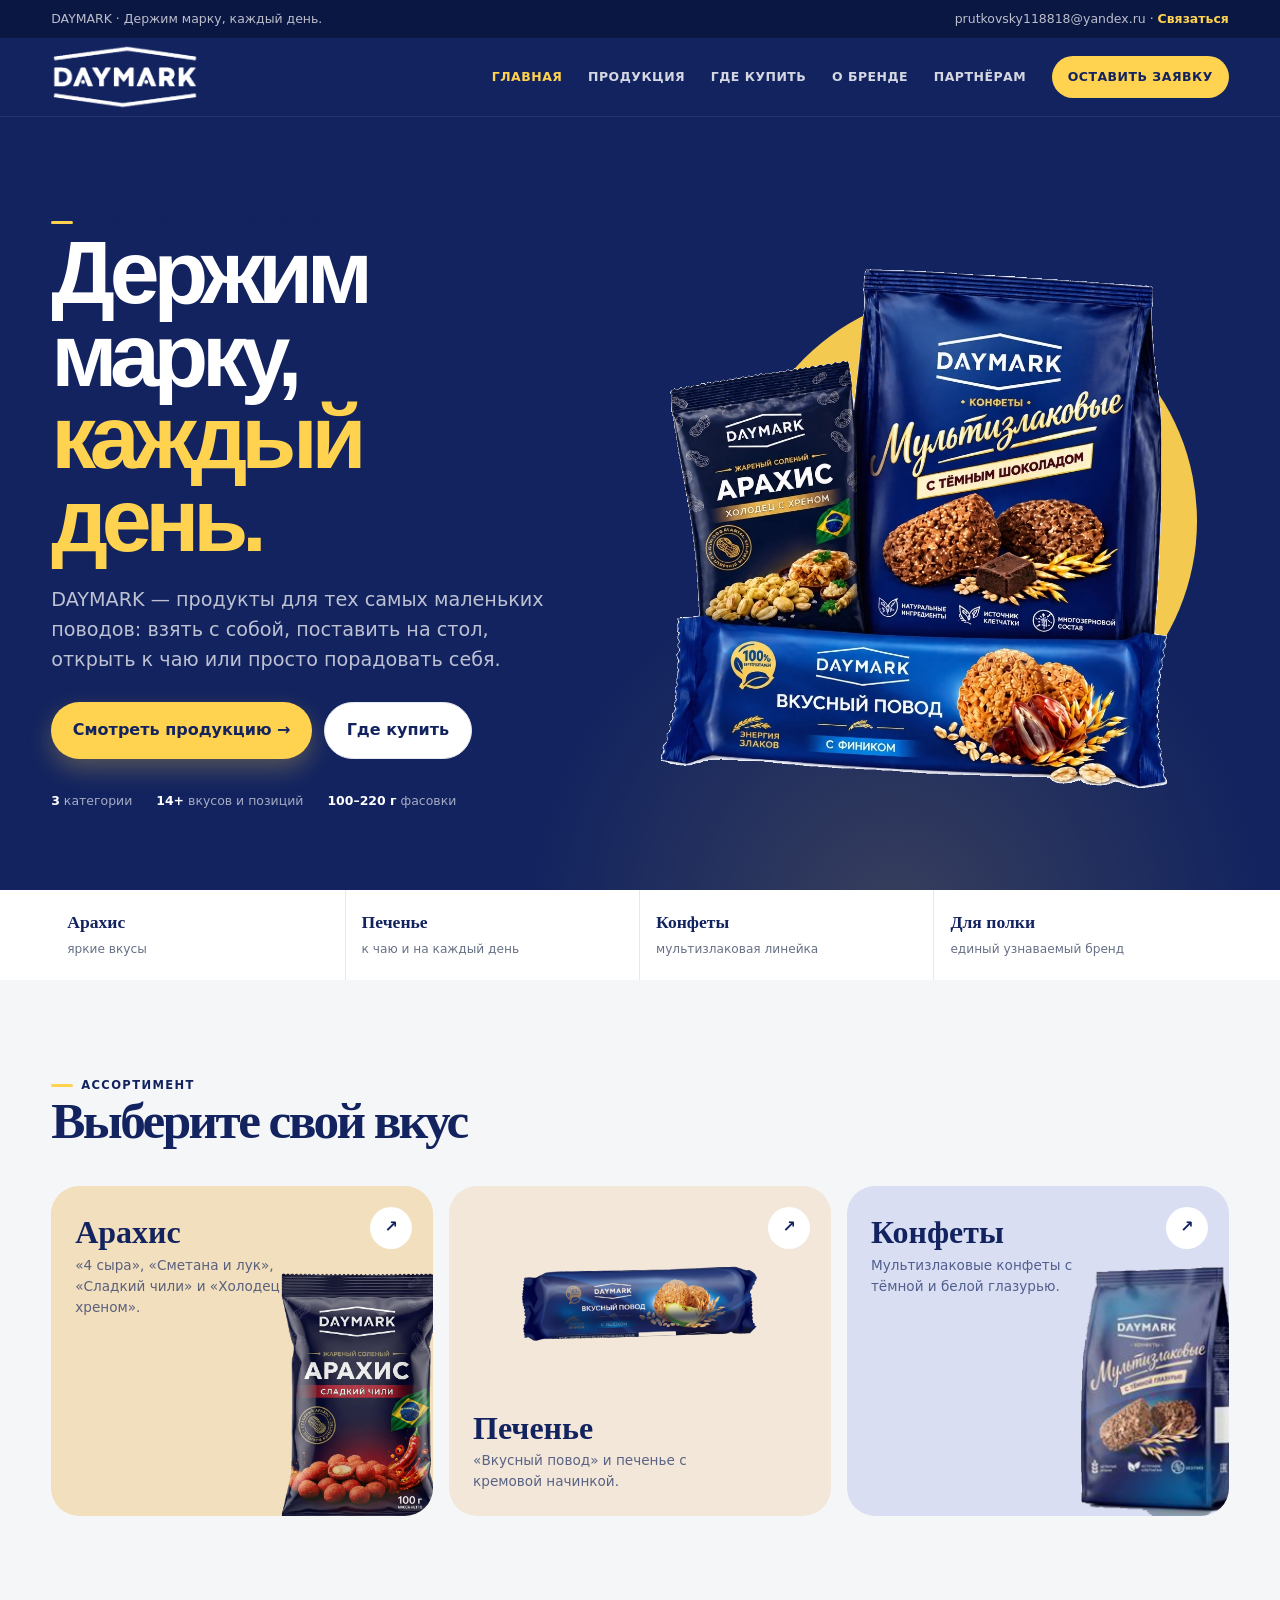
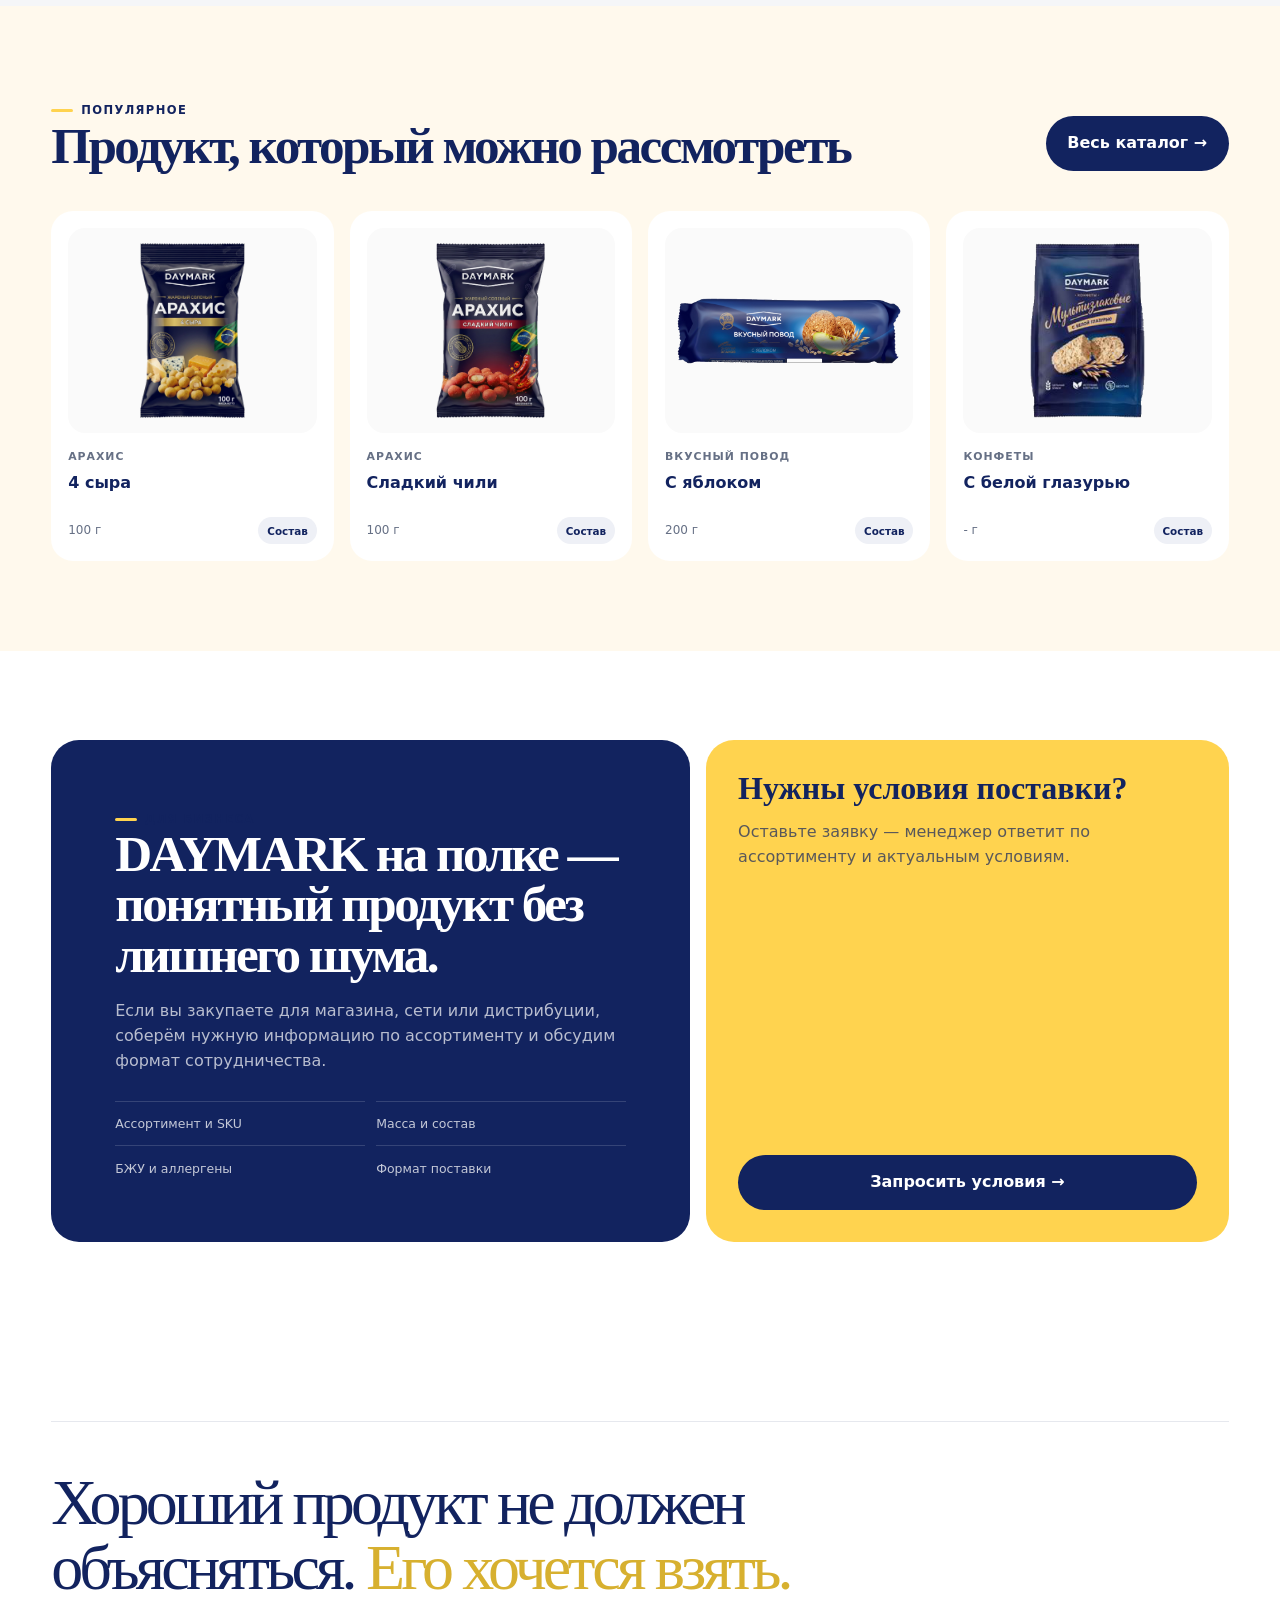
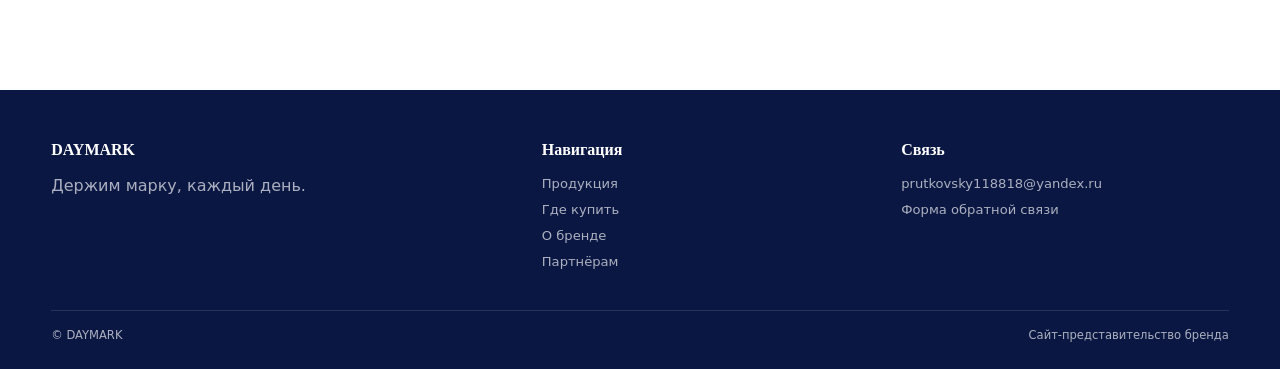
<file: index.html>
<!doctype html><html lang="ru"><head><meta charset="utf-8"><meta name="viewport" content="width=device-width,initial-scale=1"><title>DAYMARK — арахис, печенье и конфеты</title><meta name="description" content="DAYMARK — арахис, печенье и конфеты. Держим марку, каждый день."><link rel="stylesheet" href="styles.css"></head><body>
<div class="topbar"><div class="container topbar-inner"><span>DAYMARK · Держим марку, каждый день.</span><span><a href="mailto:prutkovsky118818@yandex.ru">prutkovsky118818@yandex.ru</a> · <a class="topbar-cta" href="contacts.html">Связаться</a></span></div></div>
<header class="header"><div class="container header-inner"><a class="logo" href="index.html"><img src="logo_header_white.png" alt="DAYMARK"></a><button class="burger" id="burger" aria-label="Открыть меню">☰</button><nav class="nav" id="nav"><a class="active" href="index.html">Главная</a><a href="products.html">Продукция</a><a href="where.html">Где купить</a><a href="about.html">О бренде</a><a href="partner.html">Партнёрам</a><a class="nav-cta" href="contacts.html">Оставить заявку</a></nav></div></header>
<main>
<section class="hero"><div class="container hero-grid"><div class="hero-copy"><span class="eyebrow">Арахис · печенье · конфеты</span><h1>Держим марку,<br><span>каждый день.</span></h1><p class="hero-lead">DAYMARK — продукты для тех самых маленьких поводов: взять с собой, поставить на стол, открыть к чаю или просто порадовать себя.</p><div class="hero-actions"><a class="btn btn-primary" href="products.html">Смотреть продукцию →</a><a class="btn btn-light" href="where.html">Где купить</a></div><div class="hero-note"><span><strong>3</strong> категории</span><span><strong>14+</strong> вкусов и позиций</span><span><strong>100–220 г</strong> фасовки</span></div></div><div class="hero-visual">
<div class="orb"></div>
<img class="hero-products-photo" src="daymark_products_photo.png" alt="Продукты DAYMARK: арахис, конфеты и печенье">
</div></div><div class="hero-strip"><div class="container hero-strip-inner"><div class="hero-stat"><strong>Арахис</strong><span>яркие вкусы</span></div><div class="hero-stat"><strong>Печенье</strong><span>к чаю и на каждый день</span></div><div class="hero-stat"><strong>Конфеты</strong><span>мультизлаковая линейка</span></div><div class="hero-stat"><strong>Для полки</strong><span>единый узнаваемый бренд</span></div></div></div></section>
<section><div class="container"><div class="section-head"><div><span class="eyebrow">Ассортимент</span><h2>Выберите свой вкус</h2></div></div><div class="category-grid"><a class="category-card peanut" href="products.html#peanuts"><div><h3>Арахис</h3><p>«4 сыра», «Сметана и лук», «Сладкий чили» и «Холодец с хреном».</p></div><img src="peanut_chili_real.png" alt="Арахис DAYMARK, сладкий чили"><span class="arrow">↗</span></a><a class="category-card cookie" href="products.html#cookies"><div><h3>Печенье</h3><p>«Вкусный повод» и печенье с кремовой начинкой.</p></div><img src="cookie_apple.png" alt="Печенье DAYMARK, с яблоком"><span class="arrow">↗</span></a><a class="category-card candy" href="products.html#candies"><div><h3>Конфеты</h3><p>Мультизлаковые конфеты с тёмной и белой глазурью.</p></div><img src="candy_dark.png" alt="Конфеты DAYMARK"><span class="arrow">↗</span></a></div></div></section>
<section class="product-preview"><div class="container"><div class="section-head"><div><span class="eyebrow">Популярное</span><h2>Продукт, который можно рассмотреть</h2></div><a class="btn btn-dark" href="products.html">Весь каталог →</a></div><div class="product-grid"><a class="product-card" href="products.html"><div class="product-image"><img src="peanut_4cheese_real.png" alt="Арахис 4 сыра"></div><span class="small">Арахис</span><h3>4 сыра</h3><div class="meta"><span>100 г</span><span class="badge">Состав</span></div></a><a class="product-card" href="products.html"><div class="product-image"><img src="peanut_chili_real.png" alt="Арахис сладкий чили"></div><span class="small">Арахис</span><h3>Сладкий чили</h3><div class="meta"><span>100 г</span><span class="badge">Состав</span></div></a><a class="product-card cookie" href="products.html"><div class="product-image"><img src="cookie_apple.png" alt="Печенье с яблоком"></div><span class="small">Вкусный повод</span><h3>С яблоком</h3><div class="meta"><span>200 г</span><span class="badge">Состав</span></div></a><a class="product-card" href="products.html"><div class="product-image"><img src="candy_white.png" alt="Мультизлаковые конфеты"></div><span class="small">Конфеты</span><h3>С белой глазурью</h3><div class="meta"><span>- г</span><span class="badge">Состав</span></div></a></div></div></section>

<section class="b2b"><div class="container b2b-grid"><div class="b2b-main"><span class="eyebrow">Для бизнеса</span><h2>DAYMARK на полке — понятный продукт без лишнего шума.</h2><p>Если вы закупаете для магазина, сети или дистрибуции, соберём нужную информацию по ассортименту и обсудим формат сотрудничества.</p><div class="b2b-list"><div>Ассортимент и SKU</div><div>Масса и состав</div><div>БЖУ и аллергены</div><div>Формат поставки</div></div></div><div class="b2b-side"><div><h3>Нужны условия поставки?</h3><p>Оставьте заявку — менеджер ответит по ассортименту и актуальным условиям.</p></div><a class="btn btn-dark" href="contacts.html">Запросить условия →</a></div></div></section>
<section class="quote"><div class="container quote-inner"><p>Хороший продукт не должен объясняться. <span>Его хочется взять.</span></p></div></section>
</main><footer class="footer"><div class="container footer-grid"><div><h4>DAYMARK</h4><p>Держим марку, каждый день.</p></div><div><h4>Навигация</h4><a href="products.html">Продукция</a><a href="where.html">Где купить</a><a href="about.html">О бренде</a><a href="partner.html">Партнёрам</a></div><div><h4>Связь</h4><a href="mailto:prutkovsky118818@yandex.ru">prutkovsky118818@yandex.ru</a><a href="contacts.html">Форма обратной связи</a></div></div><div class="container footer-copy"><span>© DAYMARK</span><span>Сайт-представительство бренда</span></div></footer><div class="mobile-bar"><a href="products.html">Продукция</a><a href="where.html">Где купить</a></div><script src="app.js"></script></body></html>
</file>
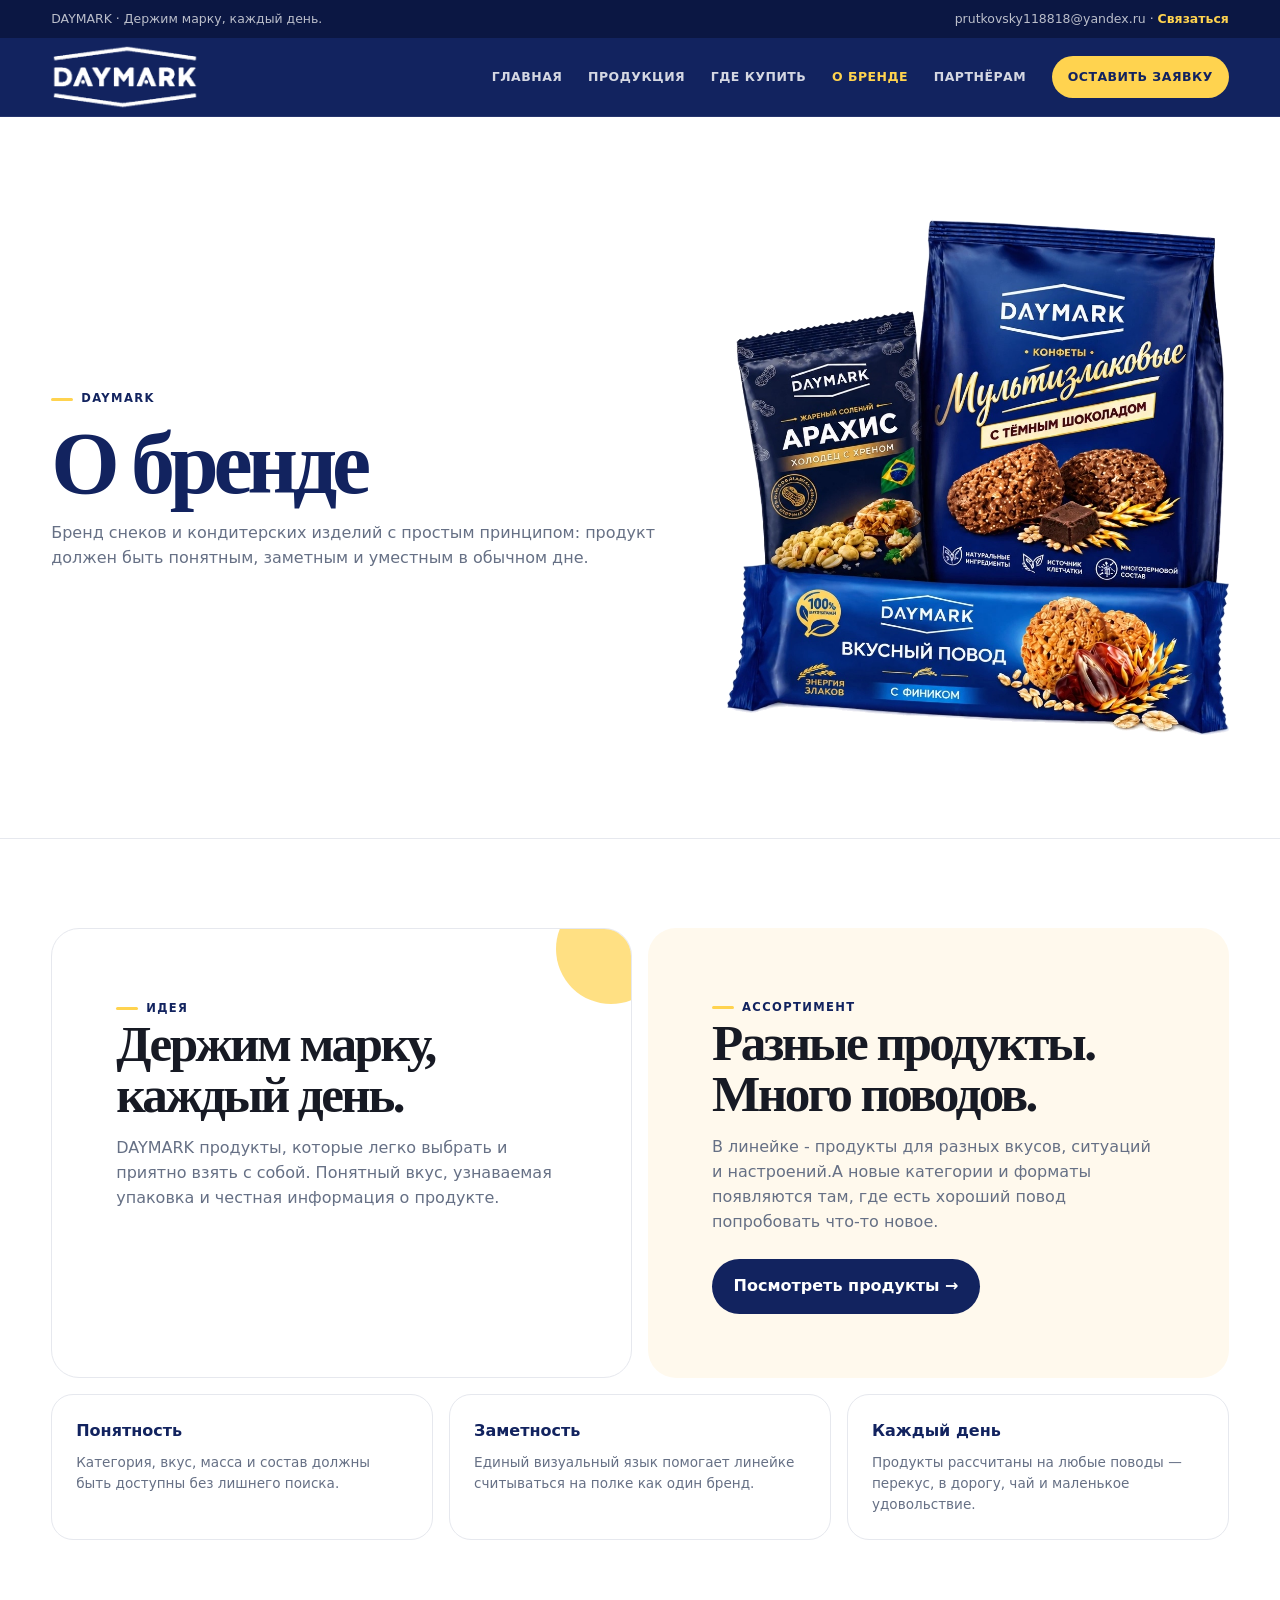
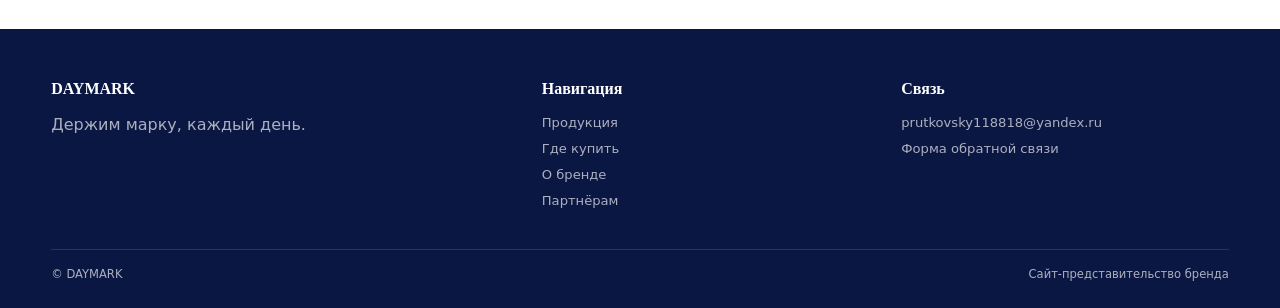
<file: about.html>
<!doctype html><html lang="ru"><head><meta charset="utf-8"><meta name="viewport" content="width=device-width,initial-scale=1"><title>О бренде — DAYMARK</title><meta name="description" content="О бренде DAYMARK: арахис, печенье и конфеты. Держим марку, каждый день."><link rel="stylesheet" href="styles.css"></head><body><div class="topbar"><div class="container topbar-inner"><span>DAYMARK · Держим марку, каждый день.</span><span><a href="mailto:prutkovsky118818@yandex.ru">prutkovsky118818@yandex.ru</a> · <a class="topbar-cta" href="contacts.html">Связаться</a></span></div></div><header class="header"><div class="container header-inner"><a class="logo" href="index.html"><img src="logo_header_white.png" alt="DAYMARK"></a><button class="burger" id="burger" aria-label="Открыть меню">☰</button><nav class="nav" id="nav"><a href="index.html">Главная</a><a href="products.html">Продукция</a><a href="where.html">Где купить</a><a class="active" href="about.html">О бренде</a><a href="partner.html">Партнёрам</a><a class="nav-cta" href="contacts.html">Оставить заявку</a></nav></div></header><main><div class="page-hero about-page-hero"><div class="container about-hero-grid">
<div><span class="eyebrow">DAYMARK</span><h1>О бренде</h1><p>Бренд снеков и кондитерских изделий с простым принципом: продукт должен быть понятным, заметным и уместным в обычном дне.</p></div>
<div class="about-hero-products"><img src="daymark_products_photo.png" alt="Продукты DAYMARK: арахис, конфеты и печенье"></div>
</div></div><section class="about-section"><div class="container"><div class="about-grid"><div class="about-card about-card-accent"><span class="eyebrow">Идея</span><h2>Держим марку, каждый день.</h2><p>DAYMARK продукты, которые легко выбрать и приятно взять с собой. Понятный вкус, узнаваемая упаковка и честная информация о продукте.</p></div><div class="about-card"><span class="eyebrow">Ассортимент</span><h2>Разные продукты. Много поводов.</h2><p>В линейке - продукты для разных вкусов, ситуаций и настроений.А новые категории и форматы появляются там, где есть хороший повод попробовать что-то новое.</p><div style="margin-top:1.5rem"><a class="btn btn-dark" href="products.html">Посмотреть продукты →</a></div></div></div><div class="values"><div class="value"><strong>Понятность</strong><p>Категория, вкус, масса и состав должны быть доступны без лишнего поиска.</p></div><div class="value"><strong>Заметность</strong><p>Единый визуальный язык помогает линейке считываться на полке как один бренд.</p></div><div class="value"><strong>Каждый день</strong><p>Продукты рассчитаны на любые поводы — перекус, в дорогу, чай и маленькое удовольствие.</p></div></div></div></section></main><footer class="footer"><div class="container footer-grid"><div><h4>DAYMARK</h4><p>Держим марку, каждый день.</p></div><div><h4>Навигация</h4><a href="products.html">Продукция</a><a href="where.html">Где купить</a><a href="about.html">О бренде</a><a href="partner.html">Партнёрам</a></div><div><h4>Связь</h4><a href="mailto:prutkovsky118818@yandex.ru">prutkovsky118818@yandex.ru</a><a href="contacts.html">Форма обратной связи</a></div></div><div class="container footer-copy"><span>© DAYMARK</span><span>Сайт-представительство бренда</span></div></footer><div class="mobile-bar"><a href="products.html">Продукция</a><a href="where.html">Где купить</a></div><script src="app.js"></script></body></html>
</file>
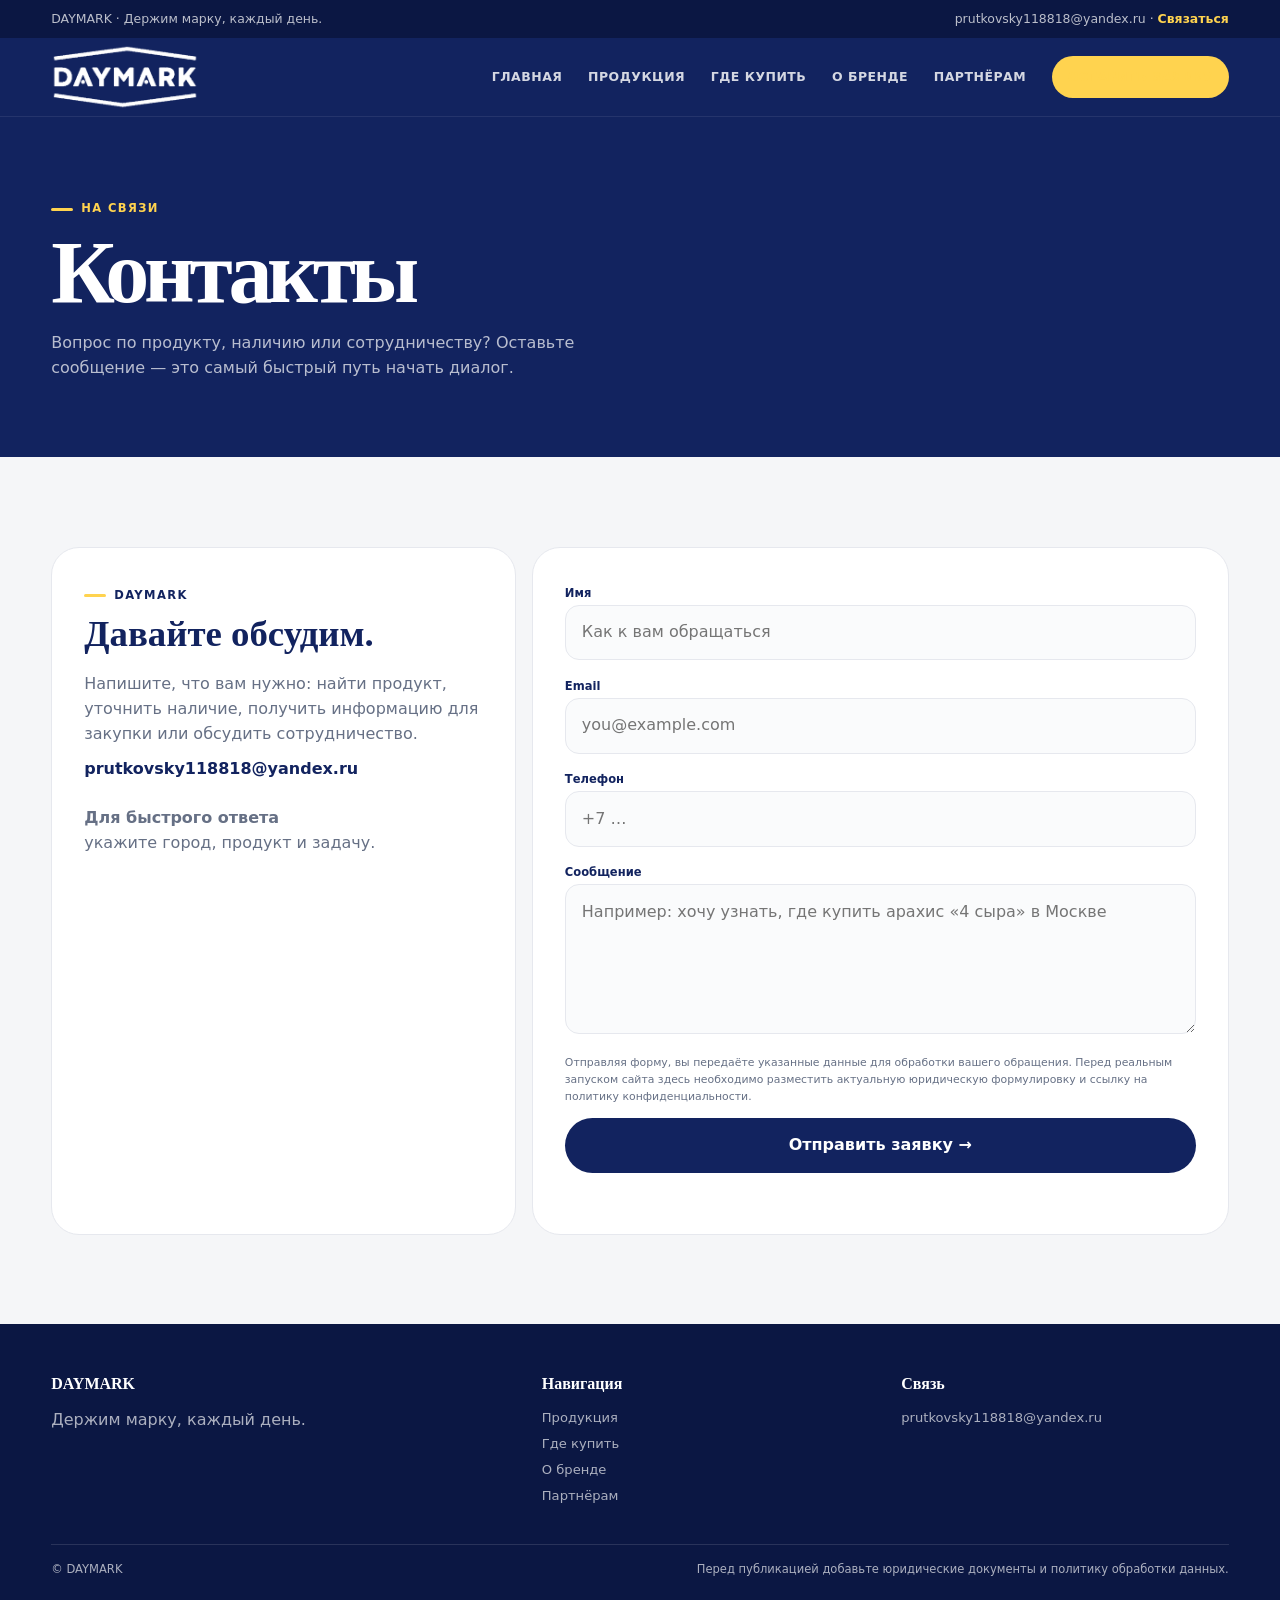
<file: contacts.html>
<!doctype html><html lang="ru"><head><meta charset="utf-8"><meta name="viewport" content="width=device-width,initial-scale=1"><title>Контакты — DAYMARK</title><meta name="description" content="Связаться с DAYMARK: вопросы по продукции, наличию и сотрудничеству."><link rel="stylesheet" href="styles.css"></head><body><div class="topbar"><div class="container topbar-inner"><span>DAYMARK · Держим марку, каждый день.</span><span><a href="mailto:prutkovsky118818@yandex.ru">prutkovsky118818@yandex.ru</a> · <a class="topbar-cta" href="contacts.html">Связаться</a></span></div></div><header class="header"><div class="container header-inner"><a class="logo" href="index.html"><img src="logo_header_white.png" alt="DAYMARK"></a><button class="burger" id="burger" aria-label="Открыть меню">☰</button><nav class="nav" id="nav"><a href="index.html">Главная</a><a href="products.html">Продукция</a><a href="where.html">Где купить</a><a href="about.html">О бренде</a><a href="partner.html">Партнёрам</a><a class="nav-cta active" href="contacts.html">Оставить заявку</a></nav></div></header><main><div class="page-hero"><div class="container"><span class="eyebrow">На связи</span><h1>Контакты</h1><p>Вопрос по продукту, наличию или сотрудничеству? Оставьте сообщение — это самый быстрый путь начать диалог.</p></div></div><section class="contacts-section"><div class="container"><div class="contact-wrap"><div class="contact-info"><span class="eyebrow">DAYMARK</span><h2>Давайте обсудим.</h2><p>Напишите, что вам нужно: найти продукт, уточнить наличие, получить информацию для закупки или обсудить сотрудничество.</p><p><a class="contact-link" href="mailto:prutkovsky118818@yandex.ru">prutkovsky118818@yandex.ru</a></p><p style="margin-top:1.5rem"><strong>Для быстрого ответа</strong><br><span class="muted">укажите город, продукт и задачу.</span></p></div><form class="contact-form" id="contactForm"><div><label for="name">Имя</label><input id="name" type="text" name="name" placeholder="Как к вам обращаться" required autocomplete="name"></div><div><label for="email">Email</label><input id="email" type="email" name="email" placeholder="you@example.com" required autocomplete="email"></div><div><label for="phone">Телефон</label><input id="phone" type="tel" name="phone" placeholder="+7 …" autocomplete="tel"></div><div><label for="message">Сообщение</label><textarea id="message" name="message" placeholder="Например: хочу узнать, где купить арахис «4 сыра» в Москве" required></textarea></div><p class="consent">Отправляя форму, вы передаёте указанные данные для обработки вашего обращения. Перед реальным запуском сайта здесь необходимо разместить актуальную юридическую формулировку и ссылку на политику конфиденциальности.</p><button class="btn btn-dark" type="submit" id="contactSubmit">Отправить заявку →</button><p class="form-status" id="formStatus" role="status"></p></form></div></div></section></main><footer class="footer"><div class="container footer-grid"><div><h4>DAYMARK</h4><p>Держим марку, каждый день.</p></div><div><h4>Навигация</h4><a href="products.html">Продукция</a><a href="where.html">Где купить</a><a href="about.html">О бренде</a><a href="partner.html">Партнёрам</a></div><div><h4>Связь</h4><a href="mailto:prutkovsky118818@yandex.ru">prutkovsky118818@yandex.ru</a></div></div><div class="container footer-copy"><span>© DAYMARK</span><span>Перед публикацией добавьте юридические документы и политику обработки данных.</span></div></footer><div class="mobile-bar"><a href="products.html">Продукция</a><a href="where.html">Где купить</a></div><script src="app.js"></script></body></html>
</file>
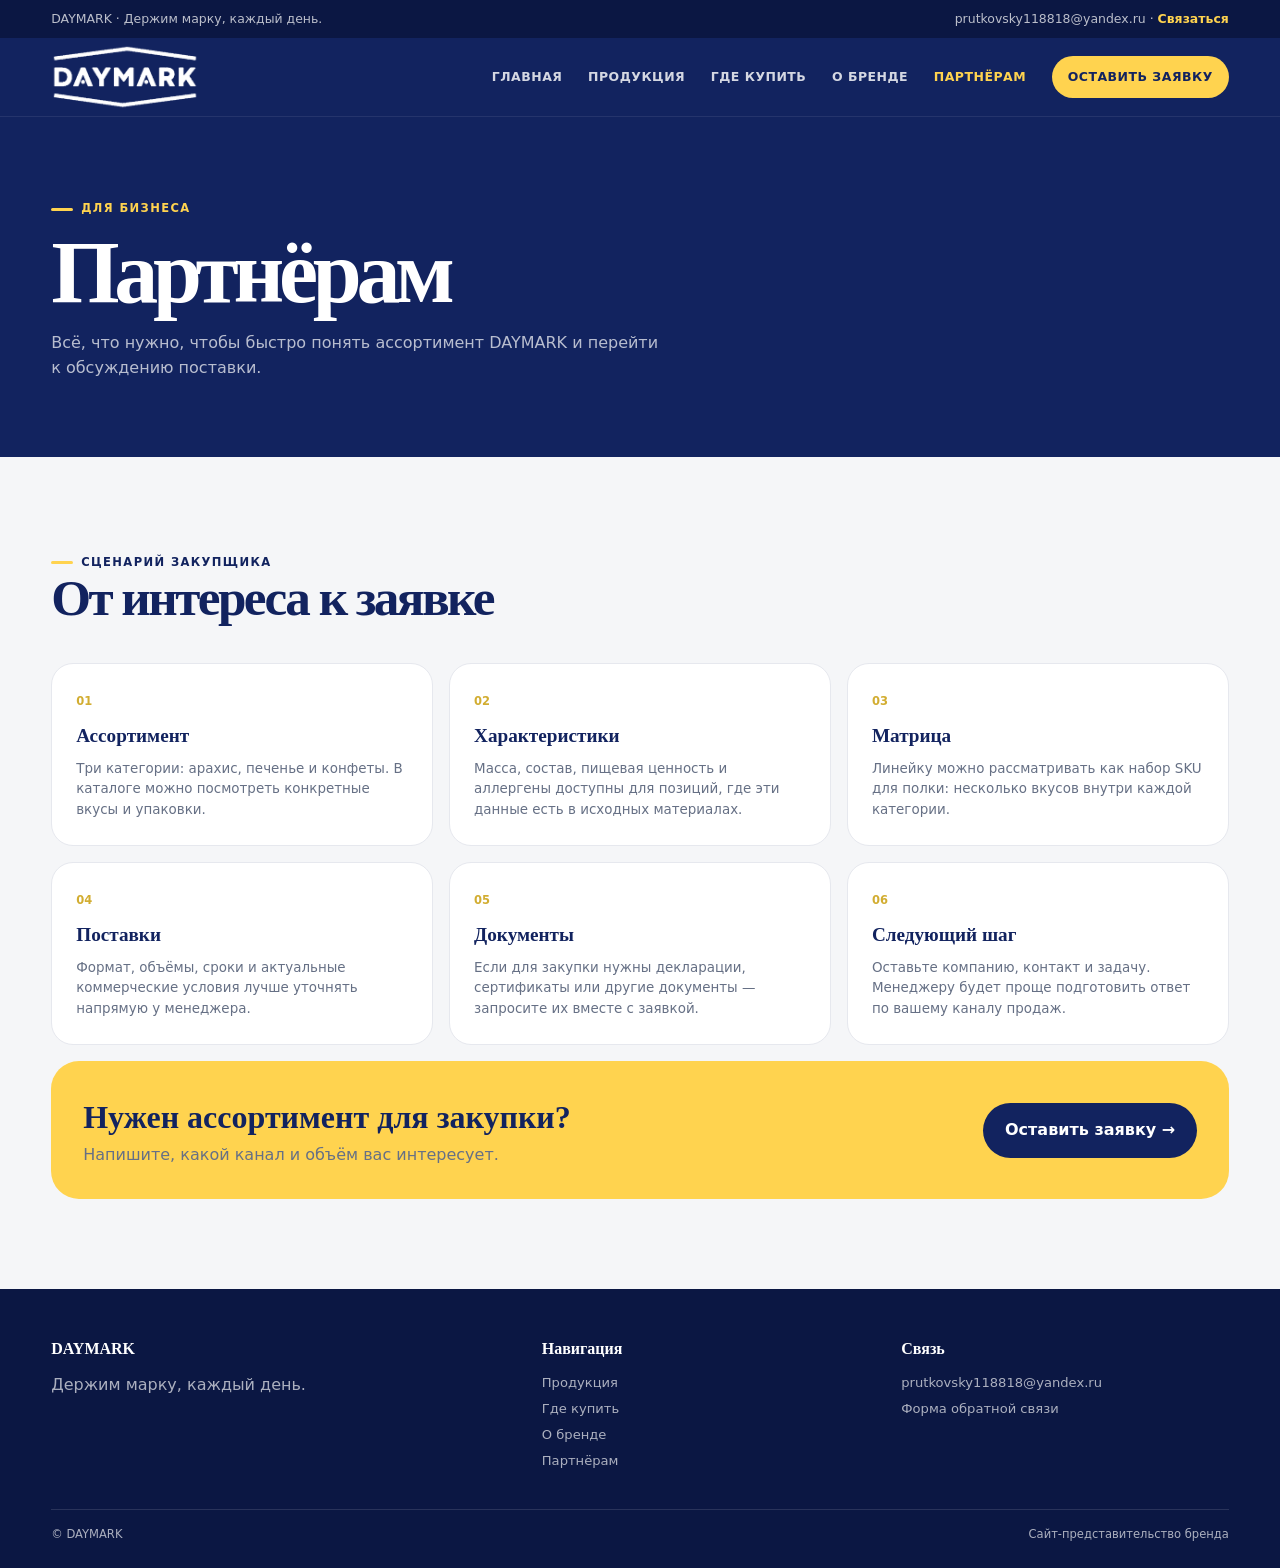
<file: partner.html>
<!doctype html><html lang="ru"><head><meta charset="utf-8"><meta name="viewport" content="width=device-width,initial-scale=1"><title>Партнёрам — DAYMARK</title><meta name="description" content="DAYMARK для ритейла и дистрибьюторов: ассортимент, характеристики продукции и заявка на сотрудничество."><link rel="stylesheet" href="styles.css"></head><body><div class="topbar"><div class="container topbar-inner"><span>DAYMARK · Держим марку, каждый день.</span><span><a href="mailto:prutkovsky118818@yandex.ru">prutkovsky118818@yandex.ru</a> · <a class="topbar-cta" href="contacts.html">Связаться</a></span></div></div><header class="header"><div class="container header-inner"><a class="logo" href="index.html"><img src="logo_header_white.png" alt="DAYMARK"></a><button class="burger" id="burger" aria-label="Открыть меню">☰</button><nav class="nav" id="nav"><a href="index.html">Главная</a><a href="products.html">Продукция</a><a href="where.html">Где купить</a><a href="about.html">О бренде</a><a class="active" href="partner.html">Партнёрам</a><a class="nav-cta" href="contacts.html">Оставить заявку</a></nav></div></header><main><div class="page-hero"><div class="container"><span class="eyebrow">Для бизнеса</span><h1>Партнёрам</h1><p>Всё, что нужно, чтобы быстро понять ассортимент DAYMARK и перейти к обсуждению поставки.</p></div></div><section class="partner-section"><div class="container"><div class="section-head"><div><span class="eyebrow">Сценарий закупщика</span><h2>От интереса к заявке</h2></div><p></p></div><div class="partner-grid"><div class="partner-item"><span class="num">01</span><h3>Ассортимент</h3><p>Три категории: арахис, печенье и конфеты. В каталоге можно посмотреть конкретные вкусы и упаковки.</p></div><div class="partner-item"><span class="num">02</span><h3>Характеристики</h3><p>Масса, состав, пищевая ценность и аллергены доступны для позиций, где эти данные есть в исходных материалах.</p></div><div class="partner-item"><span class="num">03</span><h3>Матрица</h3><p>Линейку можно рассматривать как набор SKU для полки: несколько вкусов внутри каждой категории.</p></div><div class="partner-item"><span class="num">04</span><h3>Поставки</h3><p>Формат, объёмы, сроки и актуальные коммерческие условия лучше уточнять напрямую у менеджера.</p></div><div class="partner-item"><span class="num">05</span><h3>Документы</h3><p>Если для закупки нужны декларации, сертификаты или другие документы — запросите их вместе с заявкой.</p></div><div class="partner-item"><span class="num">06</span><h3>Следующий шаг</h3><p>Оставьте компанию, контакт и задачу. Менеджеру будет проще подготовить ответ по вашему каналу продаж.</p></div></div><div class="partner-cta"><div><h2>Нужен ассортимент для закупки?</h2><p class="muted">Напишите, какой канал и объём вас интересует.</p></div><a class="btn btn-dark" href="contacts.html">Оставить заявку →</a></div></div></section></main><footer class="footer"><div class="container footer-grid"><div><h4>DAYMARK</h4><p>Держим марку, каждый день.</p></div><div><h4>Навигация</h4><a href="products.html">Продукция</a><a href="where.html">Где купить</a><a href="about.html">О бренде</a><a href="partner.html">Партнёрам</a></div><div><h4>Связь</h4><a href="mailto:prutkovsky118818@yandex.ru">prutkovsky118818@yandex.ru</a><a href="contacts.html">Форма обратной связи</a></div></div><div class="container footer-copy"><span>© DAYMARK</span><span>Сайт-представительство бренда</span></div></footer><div class="mobile-bar"><a href="products.html">Продукция</a><a href="contacts.html">Заявка</a></div><script src="app.js"></script></body></html>
</file>
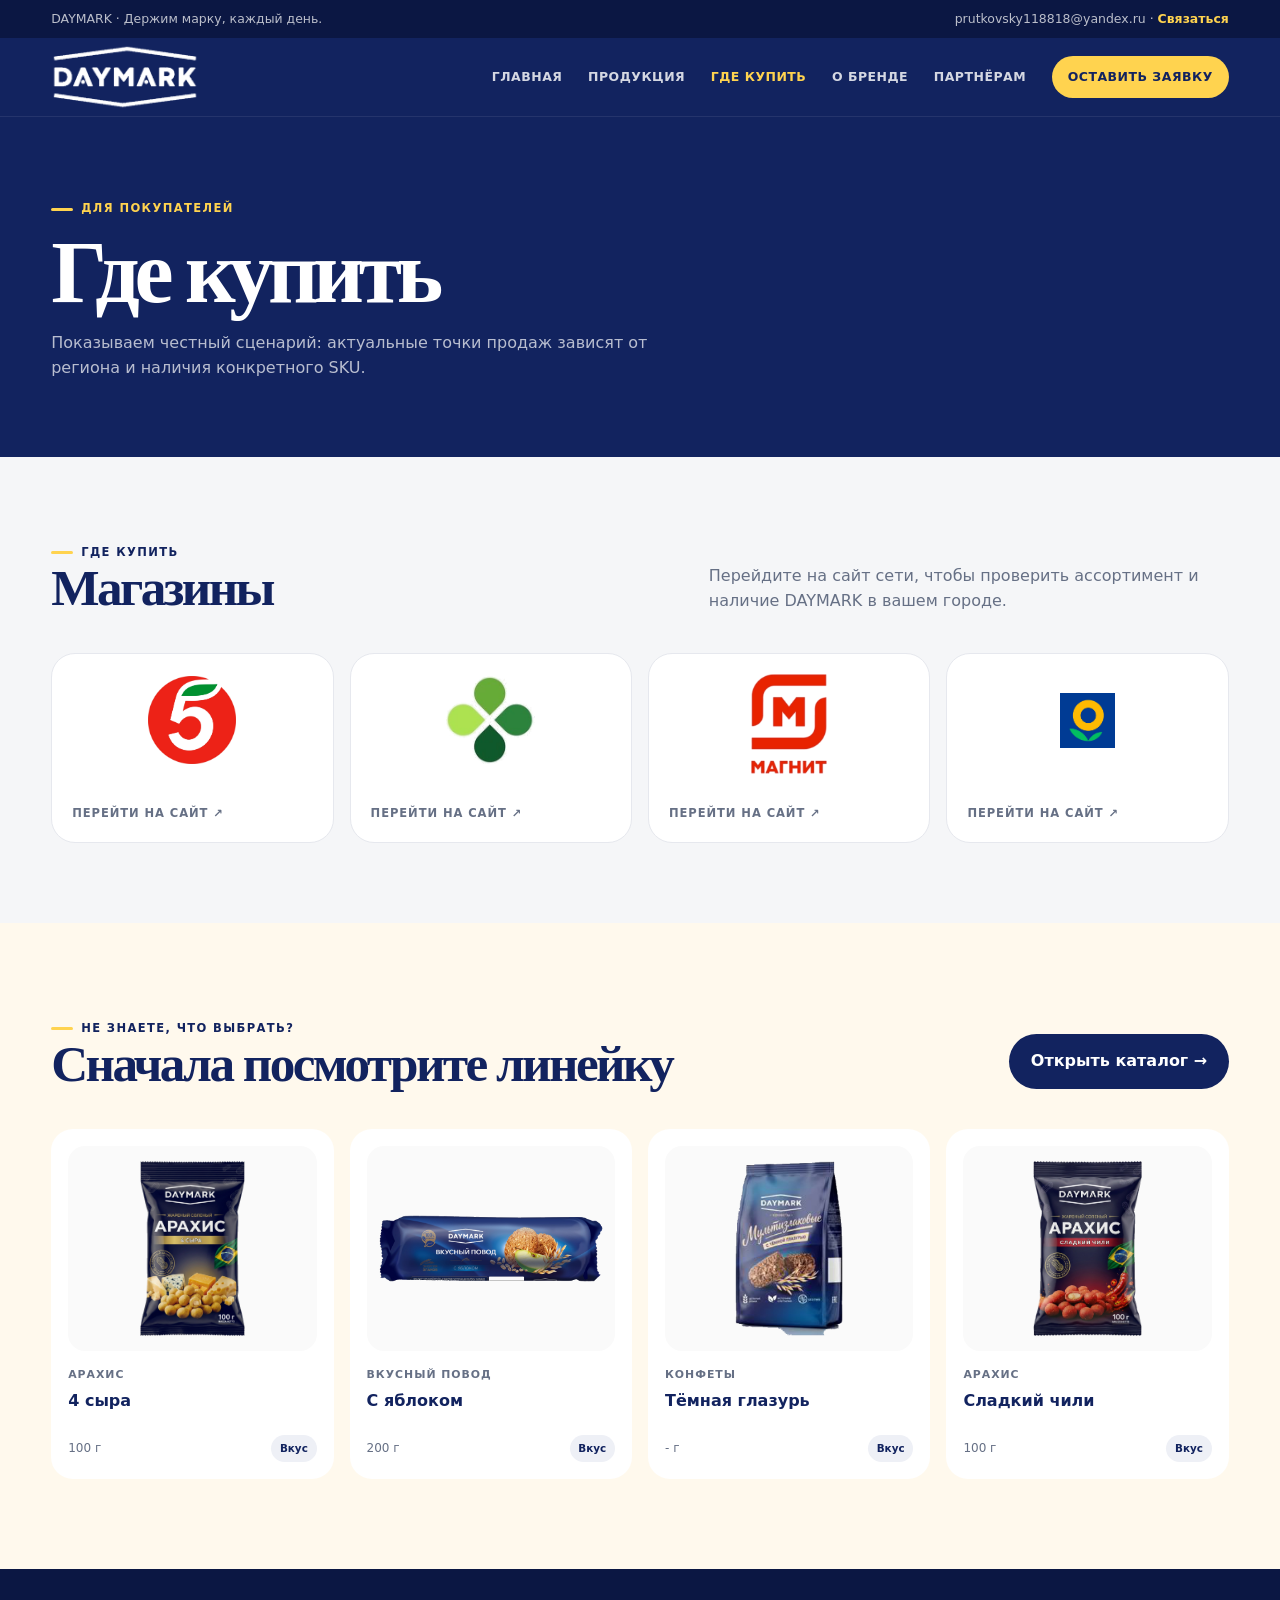
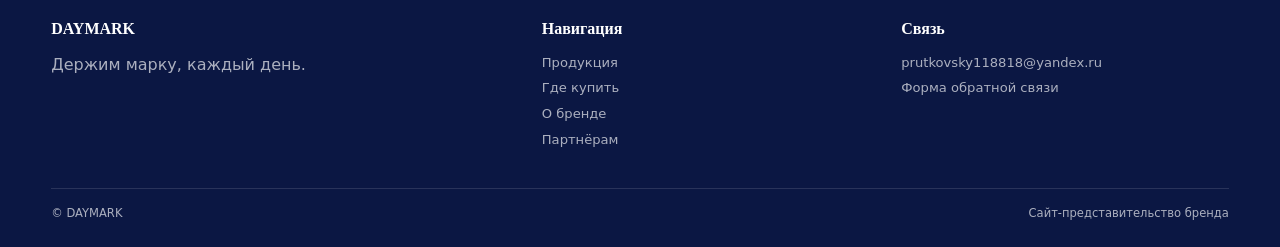
<file: where.html>
<!doctype html><html lang="ru"><head><meta charset="utf-8"><meta name="viewport" content="width=device-width,initial-scale=1"><title>Где купить — DAYMARK</title><meta name="description" content="Где купить DAYMARK: актуальное наличие продукции уточняйте у бренда по контактам на сайте."><link rel="stylesheet" href="styles.css"></head><body><div class="topbar"><div class="container topbar-inner"><span>DAYMARK · Держим марку, каждый день.</span><span><a href="mailto:prutkovsky118818@yandex.ru">prutkovsky118818@yandex.ru</a> · <a class="topbar-cta" href="contacts.html">Связаться</a></span></div></div><header class="header"><div class="container header-inner"><a class="logo" href="index.html"><img src="logo_header_white.png" alt="DAYMARK"></a><button class="burger" id="burger" aria-label="Открыть меню">☰</button><nav class="nav" id="nav"><a href="index.html">Главная</a><a href="products.html">Продукция</a><a class="active" href="where.html">Где купить</a><a href="about.html">О бренде</a><a href="partner.html">Партнёрам</a><a class="nav-cta" href="contacts.html">Оставить заявку</a></nav></div></header><main><div class="page-hero"><div class="container"><span class="eyebrow">Для покупателей</span><h1>Где купить</h1><p>Показываем честный сценарий: актуальные точки продаж зависят от региона и наличия конкретного SKU.</p></div></div><section class="stores-section"><div class="container"><div class="section-head"><div><span class="eyebrow">Где купить</span><h2>Магазины</h2></div><p>Перейдите на сайт сети, чтобы проверить ассортимент и наличие DAYMARK в вашем городе.</p></div><div class="store-grid">
<a class="store-card store-pyat" href="https://5ka.ru/" target="_blank" rel="noopener noreferrer" aria-label="Пятёрочка — официальный сайт"><div class="store-logo"><img src="store_pyaterochka.png" alt="Пятёрочка"></div><span class="store-link">Перейти на сайт ↗</span></a>
<a class="store-card store-perek" href="https://www.perekrestok.ru/" target="_blank" rel="noopener noreferrer" aria-label="Перекрёсток — официальный сайт"><div class="store-logo"><img src="store_perekrestok.png" alt="Перекрёсток"></div><span class="store-link">Перейти на сайт ↗</span></a>
<a class="store-card store-magnit" href="https://magnit.ru/" target="_blank" rel="noopener noreferrer" aria-label="Магнит — официальный сайт"><div class="store-logo"><img src="store_magnit.png" alt="Магнит"></div><span class="store-link">Перейти на сайт ↗</span></a>
<a class="store-card store-lenta" href="https://lenta.com/" target="_blank" rel="noopener noreferrer" aria-label="Лента — официальный сайт"><div class="store-logo store-logo-lenta"><img src="store_lenta.png" alt="Лента"></div><span class="store-link">Перейти на сайт ↗</span></a>
</div></div></section><section class="product-preview"><div class="container"><div class="section-head"><div><span class="eyebrow">Не знаете, что выбрать?</span><h2>Сначала посмотрите линейку</h2></div><a class="btn btn-dark" href="products.html">Открыть каталог →</a></div><div class="product-grid"><a class="product-card" href="products.html"><div class="product-image"><img src="peanut_4cheese_real.png" alt="Арахис 4 сыра"></div><span class="small">Арахис</span><h3>4 сыра</h3><div class="meta"><span>100 г</span><span class="badge">Вкус</span></div></a><a class="product-card cookie" href="products.html"><div class="product-image"><img src="cookie_apple.png" alt="Печенье с яблоком"></div><span class="small">Вкусный повод</span><h3>С яблоком</h3><div class="meta"><span>200 г</span><span class="badge">Вкус</span></div></a><a class="product-card" href="products.html"><div class="product-image"><img src="candy_dark.png" alt="Конфеты с тёмной глазурью"></div><span class="small">Конфеты</span><h3>Тёмная глазурь</h3><div class="meta"><span>- г</span><span class="badge">Вкус</span></div></a><a class="product-card" href="products.html"><div class="product-image"><img src="peanut_chili_real.png" alt="Арахис сладкий чили"></div><span class="small">Арахис</span><h3>Сладкий чили</h3><div class="meta"><span>100 г</span><span class="badge">Вкус</span></div></a></div></div></section></main><footer class="footer"><div class="container footer-grid"><div><h4>DAYMARK</h4><p>Держим марку, каждый день.</p></div><div><h4>Навигация</h4><a href="products.html">Продукция</a><a href="where.html">Где купить</a><a href="about.html">О бренде</a><a href="partner.html">Партнёрам</a></div><div><h4>Связь</h4><a href="mailto:prutkovsky118818@yandex.ru">prutkovsky118818@yandex.ru</a><a href="contacts.html">Форма обратной связи</a></div></div><div class="container footer-copy"><span>© DAYMARK</span><span>Сайт-представительство бренда</span></div></footer><div class="mobile-bar"><a href="products.html">Продукция</a><a href="contacts.html">Уточнить</a></div><script src="app.js"></script></body></html>
</file>
<file: styles.css>
:root{--navy:#12235f;--navy-2:#0b1743;--yellow:#ffd34f;--cream:#fff9ed;--paper:#f5f6f8;--ink:#171a24;--muted:#667085;--line:#e6e8ee;--white:#fff;--radius:28px;--shadow:0 20px 60px rgba(18,35,95,.10)}
*{box-sizing:border-box;margin:0;padding:0}html{scroll-behavior:smooth}body{font-family:Manrope,system-ui,sans-serif;color:var(--ink);background:var(--paper);line-height:1.55;min-height:100vh;display:flex;flex-direction:column}body.modal-open{overflow:hidden}a{color:inherit;text-decoration:none}button,input,textarea,select{font:inherit}img{max-width:100%;height:auto;display:block}.container{width:min(1180px,92%);margin:auto}main{flex:1}.muted{color:var(--muted)}
.topbar{background:var(--navy-2);color:rgba(255,255,255,.72);font-size:.78rem}.topbar-inner{min-height:38px;display:flex;justify-content:space-between;align-items:center;gap:1rem}.topbar a:hover{color:#fff}.topbar-cta{color:var(--yellow)!important;font-weight:800}
.header{background:var(--navy);position:sticky;top:0;z-index:1000;border-bottom:1px solid rgba(255,255,255,.08)}.header-inner{height:78px;display:flex;align-items:center;justify-content:space-between;gap:2rem}.logo img{width:148px}.nav{display:flex;align-items:center;gap:1.6rem}.nav a{font-size:.78rem;font-weight:800;text-transform:uppercase;letter-spacing:.04em;color:rgba(255,255,255,.82);transition:.2s}.nav a:hover,.nav a.active{color:var(--yellow)}.nav .nav-cta{background:var(--yellow);color:var(--navy);padding:.7rem 1rem;border-radius:999px}.burger{display:none;background:none;border:0;color:#fff;font-size:1.8rem;cursor:pointer}
.btn{display:inline-flex;align-items:center;justify-content:center;gap:.55rem;border:0;border-radius:999px;padding:.95rem 1.35rem;font-weight:800;cursor:pointer;transition:transform .2s,box-shadow .2s,background .2s}.btn:hover{transform:translateY(-2px)}.btn-primary{background:var(--yellow);color:var(--navy);box-shadow:0 10px 25px rgba(255,211,79,.28)}.btn-dark{background:var(--navy);color:#fff}.btn-light{background:#fff;color:var(--navy);border:1px solid var(--line)}.eyebrow{display:inline-flex;align-items:center;gap:.5rem;font-size:.72rem;font-weight:800;text-transform:uppercase;letter-spacing:.12em;color:var(--navy)}.eyebrow:before{content:"";width:22px;height:3px;border-radius:10px;background:var(--yellow)}
.hero{background:var(--navy);color:#fff;overflow:hidden;padding:clamp(3rem,7vw,6.5rem) 0 0;position:relative}.hero:after{content:"";position:absolute;inset:auto -10% -28% 30%;height:70%;background:radial-gradient(circle,rgba(255,211,79,.16),transparent 62%);pointer-events:none}.hero-grid{display:grid;grid-template-columns:.9fr 1.1fr;gap:2rem;align-items:center;position:relative;z-index:1}.hero-copy{padding-bottom:5rem}.hero h1{font-family:Onest,Manrope,sans-serif;font-size:clamp(3rem,7vw,6.6rem);line-height:.92;letter-spacing:-.07em;max-width:720px}.hero h1 span{color:var(--yellow)}.hero-lead{font-size:clamp(1rem,2vw,1.2rem);color:rgba(255,255,255,.72);max-width:590px;margin:1.5rem 0 1.7rem}.hero-actions{display:flex;gap:.75rem;flex-wrap:wrap}.hero-note{display:flex;gap:1.5rem;flex-wrap:wrap;margin-top:2rem;color:rgba(255,255,255,.62);font-size:.78rem}.hero-note strong{color:#fff}.hero-visual{min-height:520px;position:relative;display:flex;align-items:flex-end;justify-content:center}.hero-visual .orb{position:absolute;width:430px;height:430px;border-radius:50%;background:var(--yellow);right:4%;top:3%;opacity:.95}.hero-pack{position:relative;z-index:2;width:min(48%,230px);filter:none;transform:rotate(-6deg) translateY(-18px)}.hero-pack:nth-of-type(2){width:min(43%,205px);transform:rotate(7deg) translate(-12px,20px);z-index:3}.hero-strip{background:#fff;color:var(--navy);position:relative;z-index:4}.hero-strip-inner{display:grid;grid-template-columns:repeat(4,1fr);gap:0}.hero-stat{padding:1.2rem 1rem;border-right:1px solid var(--line)}.hero-stat:last-child{border:0}.hero-stat strong{display:block;font-family:Onest;font-size:1.1rem}.hero-stat span{font-size:.76rem;color:var(--muted)}
section{padding:clamp(3.5rem,7vw,6rem) 0}.section-head{display:flex;justify-content:space-between;align-items:end;gap:2rem;margin-bottom:2.5rem}.section-head h2{font-family:Onest;font-size:clamp(2rem,4vw,3.2rem);line-height:1;letter-spacing:-.05em;color:var(--navy)}.section-head p{max-width:500px;color:var(--muted)}
.category-grid{display:grid;grid-template-columns:repeat(3,1fr);gap:1rem}.category-card{min-height:330px;border-radius:var(--radius);padding:1.5rem;position:relative;overflow:hidden;display:flex;flex-direction:column;justify-content:space-between;transition:.25s}.category-card:hover{transform:translateY(-5px);box-shadow:var(--shadow)}.category-card.peanut{background:#f2dfbd}.category-card.cookie{background:#f2e7d9}.category-card.candy{background:#d9def3}.category-card .tag{font-size:.7rem;font-weight:800;text-transform:uppercase;letter-spacing:.1em;color:var(--navy)}.category-card h3{font-family:Onest;font-size:2rem;line-height:1;color:var(--navy);margin:.4rem 0}.category-card p{font-size:.85rem;color:rgba(18,35,95,.68);max-width:220px}.category-card img{position:absolute;right:0;bottom:-5px;max-height:245px;width:auto;filter:none;transition:.3s}.category-card:hover img{transform:translateY(-8px) rotate(2deg)}.category-card .arrow{position:absolute;top:1.3rem;right:1.3rem;width:42px;height:42px;border-radius:50%;background:#fff;display:grid;place-items:center;color:var(--navy);font-weight:900}
.dark-band{background:var(--navy);color:#fff}.dark-band .section-head h2{color:#fff}.dark-band .section-head p{color:rgba(255,255,255,.68)}.feature-grid{display:grid;grid-template-columns:1fr 1fr;gap:1rem}.feature{background:rgba(255,255,255,.06);border:1px solid rgba(255,255,255,.1);border-radius:24px;padding:2rem}.feature-num{color:var(--yellow);font-weight:800;font-size:.78rem}.feature h3{font-family:Onest;font-size:1.35rem;margin:.65rem 0}.feature p{color:rgba(255,255,255,.65);font-size:.9rem}
.product-preview{background:var(--cream)}.product-grid{display:grid;grid-template-columns:repeat(4,1fr);gap:1rem}.product-card{background:#fff;border-radius:22px;padding:1rem;min-height:350px;display:flex;flex-direction:column;transition:.25s;border:1px solid transparent}.product-card:hover{transform:translateY(-5px);border-color:var(--line);box-shadow:var(--shadow)}.product-card .product-image{height:205px;display:grid;place-items:center;background:#fafafa;border-radius:17px;margin-bottom:1rem}.product-card img{max-height:175px;width:auto}.product-card.cookie img{max-width:90%;max-height:110px}.product-card .small{font-size:.68rem;text-transform:uppercase;letter-spacing:.09em;color:var(--muted);font-weight:800}.product-card h3{font-size:1rem;margin:.3rem 0;color:var(--navy)}.product-card .meta{margin-top:auto;display:flex;justify-content:space-between;align-items:center;color:var(--muted);font-size:.75rem}.badge{display:inline-flex;padding:.35rem .55rem;border-radius:999px;background:#eef0f6;color:var(--navy);font-size:.65rem;font-weight:800}
.b2b{background:#fff}.b2b-grid{display:grid;grid-template-columns:1.1fr .9fr;gap:1rem}.b2b-main{background:var(--navy);color:#fff;border-radius:var(--radius);padding:clamp(2rem,5vw,4rem)}.b2b-main h2{font-family:Onest;font-size:clamp(2.2rem,4vw,3.7rem);line-height:.98;letter-spacing:-.05em}.b2b-main p{color:rgba(255,255,255,.7);max-width:520px;margin:1.2rem 0 1.7rem}.b2b-list{display:grid;grid-template-columns:1fr 1fr;gap:.7rem}.b2b-list div{border-top:1px solid rgba(255,255,255,.15);padding-top:.8rem;font-size:.78rem;color:rgba(255,255,255,.75)}.b2b-side{background:var(--yellow);border-radius:var(--radius);padding:2rem;display:flex;flex-direction:column;justify-content:space-between;color:var(--navy)}.b2b-side h3{font-family:Onest;font-size:2rem;line-height:1}.b2b-side p{margin-top:1rem;color:rgba(18,35,95,.7)}
.quote{background:#fff}.quote-inner{border-top:1px solid var(--line);padding-top:3rem}.quote p{font-family:Onest;font-size:clamp(2rem,5vw,4.5rem);line-height:1.02;letter-spacing:-.06em;color:var(--navy);max-width:900px}.quote span{color:#d7b02f}
.page-hero{background:var(--navy);color:#fff;padding:clamp(3rem,6vw,5rem) 0}.page-hero .eyebrow{color:var(--yellow)}.page-hero h1{font-family:Onest;font-size:clamp(3rem,7vw,5.5rem);line-height:.95;letter-spacing:-.06em;margin:.8rem 0 1rem}.page-hero p{max-width:620px;color:rgba(255,255,255,.7);font-size:1rem}
.products{background:var(--paper)}.catalog-toolbar{display:flex;gap:.75rem;justify-content:space-between;align-items:center;flex-wrap:wrap;margin-bottom:1.5rem}.line-tabs{display:flex;gap:.4rem;flex-wrap:wrap}.line-tab{border:1px solid var(--line);background:#fff;color:var(--navy);padding:.65rem 1rem;border-radius:999px;font-weight:800;cursor:pointer}.line-tab.active,.line-tab:hover{background:var(--navy);color:#fff;border-color:var(--navy)}.search-box{position:relative}.search-box input{width:min(300px,80vw);padding:.72rem 1rem;border:1px solid var(--line);border-radius:999px;background:#fff;outline:none}.search-box input:focus{border-color:var(--navy)}.product-line{display:none}.product-line.active{display:block}.packs{display:grid;grid-template-columns:repeat(4,1fr);gap:1rem}.pack{background:#fff;border:1px solid transparent;border-radius:22px;padding:1rem;min-height:360px;cursor:pointer;display:flex;flex-direction:column;transition:.25s}.pack:hover{transform:translateY(-5px);border-color:var(--line);box-shadow:var(--shadow)}.pack[hidden]{display:none}.pack img{height:210px;width:100%;object-fit:contain;margin-bottom:1rem}.pack.cookie img{height:120px;margin-top:30px}.pack h4{font-size:1rem;color:var(--navy)}.pack>span:not(.hint){font-size:.82rem;color:var(--muted);margin-top:.2rem}.catalog-empty{display:none;text-align:center;padding:4rem 1rem;color:var(--muted)}
.modal-overlay{position:fixed;inset:0;background:rgba(11,23,67,.72);z-index:2000;display:grid;place-items:center;padding:1rem;opacity:0;visibility:hidden;transition:.2s}.modal-overlay.open{opacity:1;visibility:visible}.modal{background:#fff;border-radius:30px;width:min(900px,100%);max-height:90vh;overflow:auto;position:relative;padding:2rem}.modal-close{position:absolute;right:1rem;top:1rem;width:42px;height:42px;border:0;border-radius:50%;background:var(--paper);color:var(--navy);font-size:1.4rem;cursor:pointer}.modal-grid{display:grid;grid-template-columns:.85fr 1.15fr;gap:2rem;align-items:start}.modal-product-image{min-height:360px;background:var(--cream);border-radius:24px;display:grid;place-items:center;padding:2rem}.modal-product-image img{max-height:320px;width:auto}.modal-product-image img.wide{max-width:90%;max-height:180px}.modal h3{font-family:Onest;font-size:2rem;color:var(--navy);line-height:1}.modal-flavor{color:var(--muted);margin:.5rem 0 1.2rem}.modal-meta{display:flex;gap:.5rem;flex-wrap:wrap;margin-bottom:1.5rem}.modal-block{padding-top:1rem;margin-top:1rem;border-top:1px solid var(--line)}.modal-block-title{font-size:.7rem;text-transform:uppercase;letter-spacing:.1em;font-weight:800;color:var(--navy);margin-bottom:.45rem}.modal-comp{font-size:.85rem;color:#4d5566}.nutri{display:grid;grid-template-columns:repeat(4,1fr);gap:.5rem}.nutri div{background:var(--paper);border-radius:14px;padding:.75rem;text-align:center}.nutri strong{display:block;color:var(--navy);font-size:.9rem}.nutri span{font-size:.65rem;color:var(--muted)}
.about-section{background:#fff}.about-grid{display:grid;grid-template-columns:1fr 1fr;gap:1rem}.about-card{border-radius:var(--radius);padding:clamp(2rem,5vw,4rem);background:var(--cream)}.about-card.dark{background:var(--navy);color:#fff}.about-card h2{font-family:Onest;font-size:clamp(2rem,4vw,3.3rem);line-height:1;letter-spacing:-.05em;margin-bottom:1rem}.about-card p{color:var(--muted);max-width:560px}.about-card.dark p{color:rgba(255,255,255,.7)}.values{display:grid;grid-template-columns:repeat(3,1fr);gap:1rem;margin-top:1rem}.value{background:#fff;border:1px solid var(--line);border-radius:22px;padding:1.5rem}.value strong{color:var(--navy);display:block;margin-bottom:.5rem}.value p{font-size:.85rem;color:var(--muted)}
.partner-section{background:var(--paper)}.partner-grid{display:grid;grid-template-columns:repeat(3,1fr);gap:1rem}.partner-item{background:#fff;border:1px solid var(--line);border-radius:22px;padding:1.5rem}.partner-item .num{color:#d2ad31;font-weight:800;font-size:.72rem}.partner-item h3{color:var(--navy);font-family:Onest;margin:.5rem 0;font-size:1.2rem}.partner-item p{font-size:.84rem;color:var(--muted)}.partner-cta{margin-top:1rem;background:var(--yellow);border-radius:var(--radius);padding:2rem;display:flex;align-items:center;justify-content:space-between;gap:1rem}.partner-cta h2{font-family:Onest;color:var(--navy);font-size:2rem}
.where-section{background:#fff}.where-grid{display:grid;grid-template-columns:1.1fr .9fr;gap:1rem}.where-main{background:var(--navy);color:#fff;border-radius:var(--radius);padding:2rem}.where-main h2{font-family:Onest;font-size:2.4rem}.where-main p{color:rgba(255,255,255,.68);max-width:520px;margin:1rem 0 1.5rem}.where-side{background:var(--cream);border-radius:var(--radius);padding:2rem}.where-side h3{font-family:Onest;color:var(--navy);font-size:1.6rem}.where-side p{color:var(--muted);font-size:.88rem;margin:1rem 0}.status-box{display:flex;gap:.7rem;align-items:flex-start;background:#fff;border:1px solid var(--line);border-radius:18px;padding:1rem;margin-top:1rem}.status-dot{width:10px;height:10px;border-radius:50%;background:#d2ad31;margin-top:.35rem;flex:0 0 auto}
.contacts-section{background:var(--paper)}.contact-wrap{display:grid;grid-template-columns:.8fr 1.2fr;gap:1rem}.contact-info,.contact-form{background:#fff;border:1px solid var(--line);border-radius:var(--radius);padding:2rem}.contact-info h2{font-family:Onest;color:var(--navy);font-size:2.3rem}.contact-info p{color:var(--muted);margin:.65rem 0}.contact-link{color:var(--navy);font-weight:800}.contact-form{display:flex;flex-direction:column;gap:.8rem}.contact-form label{font-size:.72rem;font-weight:800;color:var(--navy)}.contact-form input,.contact-form textarea{width:100%;border:1px solid var(--line);border-radius:14px;padding:.9rem 1rem;outline:none;background:#fafbfc}.contact-form input:focus,.contact-form textarea:focus{border-color:var(--navy)}.contact-form textarea{min-height:150px;resize:vertical}.consent{font-size:.68rem;color:var(--muted)}.form-status{min-height:1.2em;font-size:.8rem}.form-status.ok{color:#27704a}.form-status.err{color:#a33b3b}
.footer{background:var(--navy-2);color:rgba(255,255,255,.66);padding:3rem 0 1.5rem}.footer-grid{display:grid;grid-template-columns:1.4fr 1fr 1fr;gap:2rem;margin-bottom:2rem}.footer h4{color:#fff;margin-bottom:.7rem;font-family:Onest}.footer a{display:block;margin:.35rem 0;font-size:.82rem}.footer a:hover{color:var(--yellow)}.footer-copy{border-top:1px solid rgba(255,255,255,.12);padding-top:1rem;font-size:.72rem;display:flex;justify-content:space-between;gap:1rem}
.mobile-bar{display:none}
@media(max-width:980px){.nav{gap:1rem}.hero-grid{grid-template-columns:1fr}.hero-copy{padding-bottom:1rem}.hero-visual{min-height:390px}.hero-strip-inner{grid-template-columns:repeat(2,1fr)}.category-grid,.product-grid,.packs,.partner-grid{grid-template-columns:repeat(2,1fr)}.b2b-grid,.where-grid,.contact-wrap,.about-grid{grid-template-columns:1fr}.footer-grid{grid-template-columns:1fr 1fr}.modal-grid{grid-template-columns:1fr}.modal-product-image{min-height:250px}.values{grid-template-columns:1fr}}
@media(max-width:720px){.topbar{display:none}.header-inner{height:68px}.burger{display:block}.nav{display:none}.nav.open{position:absolute;top:68px;left:0;right:0;background:var(--navy-2);display:flex;flex-direction:column;align-items:stretch;padding:1rem 4%;gap:.2rem;box-shadow:0 15px 30px rgba(0,0,0,.2)}.nav a{padding:.8rem 0}.nav .nav-cta{background:none;color:var(--yellow);padding:.8rem 0}.hero{padding-top:3rem}.hero h1{font-size:clamp(3.2rem,17vw,5rem)}.hero-visual{min-height:330px}.hero-visual .orb{width:280px;height:280px}.hero-pack{width:42%!important}.hero-strip-inner{grid-template-columns:1fr 1fr}.section-head{display:block}.section-head p{margin-top:.8rem}.category-grid,.product-grid,.packs,.partner-grid{grid-template-columns:1fr}.category-card{min-height:300px}.feature-grid,.b2b-list{grid-template-columns:1fr}.catalog-toolbar{align-items:stretch}.search-box input{width:100%}.search-box{width:100%}.partner-cta{display:block}.partner-cta .btn{margin-top:1rem}.footer-grid{grid-template-columns:1fr}.footer-copy{display:block}.footer-copy span{display:block;margin-top:.5rem}.mobile-bar{display:grid;grid-template-columns:1fr 1fr;position:fixed;bottom:0;left:0;right:0;z-index:1200;background:#fff;border-top:1px solid var(--line);box-shadow:0 -10px 30px rgba(18,35,95,.08)}.mobile-bar a{padding:.9rem;text-align:center;font-size:.72rem;font-weight:800;color:var(--navy)}.mobile-bar a:last-child{background:var(--yellow)}body{padding-bottom:58px}}
@media(max-width:480px){.container{width:90%}.hero-strip-inner{grid-template-columns:1fr 1fr}.hero-stat{padding:.9rem .7rem}.hero-stat strong{font-size:.9rem}.hero-stat span{font-size:.65rem}.modal{padding:1rem;border-radius:22px}.modal-product-image{min-height:220px}.modal h3{font-size:1.6rem}.nutri{grid-template-columns:1fr 1fr}}


/* DAYMARK visual refinement */
.hero-visual{min-height:560px;display:block}
.hero-visual .orb{width:460px;height:460px;right:5%;top:4%}
.hero-pack{position:absolute;object-fit:contain;filter:none}
.hero-peanut{width:180px;right:46%;bottom:32px;z-index:3;transform:rotate(-7deg)}
.hero-candy{width:215px;right:5%;bottom:72px;z-index:2;transform:rotate(7deg)}
.hero-cookie{width:290px;right:25%;bottom:-4px;z-index:5;transform:rotate(-1deg) translateY(8px)}
.category-card img{max-height:255px;max-width:58%}
.category-card.peanut img{right:-2%;bottom:-12px}
.category-card.cookie{justify-content:flex-end;padding-top:155px}.category-card.cookie img{right:50%;top:82px;bottom:auto;max-height:120px;max-width:62%;transform:translateX(50%) rotate(-2deg);filter:none}.category-card.cookie:hover img{transform:translateX(50%) translateY(-8px) rotate(1deg)}
.category-card.candy img{right:-2%;bottom:-5px}
.about-page-hero{background:#fff;color:var(--ink);border-bottom:1px solid var(--line);padding:clamp(4rem,8vw,7rem) 0}
.about-page-hero .eyebrow{color:var(--navy)}
.about-page-hero h1{color:var(--navy)}
.about-page-hero p{color:var(--muted)}
.about-hero-grid{display:grid;grid-template-columns:1fr .8fr;gap:3rem;align-items:center}
.about-hero-products{height:330px;position:relative}
.about-hero-products img{position:absolute;object-fit:contain;filter:drop-shadow(0 18px 20px rgba(18,35,95,.13))}
.about-hero-products img:nth-child(1){width:120px;left:8%;top:24px;transform:rotate(-6deg);z-index:2}
.about-hero-products img:nth-child(2){width:220px;left:33%;bottom:-2px;z-index:3}
.about-hero-products img:nth-child(3){width:160px;right:2%;top:14px;transform:rotate(7deg);z-index:1}
.about-card-accent{background:#fff;border:1px solid var(--line);position:relative;overflow:hidden}
.about-card-accent:after{content:"";position:absolute;width:110px;height:110px;border-radius:50%;background:var(--yellow);right:-35px;top:-35px;opacity:.7}
.about-light-info{background:#fff;border-top:1px solid var(--line)}
.about-light-info .feature{background:var(--cream);border:1px solid var(--line);color:var(--ink)}
.about-light-info .feature h3{color:var(--navy)}
.about-light-info .feature p{color:var(--muted)}
.about-light-info .feature-num{color:#b18a19}
@media(max-width:980px){
 .hero-visual{min-height:430px}
 .hero-peanut{width:155px;right:48%}
 .hero-candy{width:185px;right:2%}
 .hero-cookie{width:245px;right:25%}
 .about-hero-grid{grid-template-columns:1fr}
 .about-hero-products{height:280px}
}
@media(max-width:720px){
 .hero-visual{min-height:360px}
 .hero-visual .orb{width:290px;height:290px;right:7%;top:7%}
 .hero-peanut{width:120px;right:46%;bottom:38px}
 .hero-candy{width:155px;right:2%;bottom:75px}
 .hero-cookie{width:195px;right:24%;bottom:4px}
 .category-card img{max-width:55%}
 .about-hero-products{height:230px}
 .about-hero-products img:nth-child(1){width:90px}.about-hero-products img:nth-child(2){width:175px}.about-hero-products img:nth-child(3){width:125px}
}

@media(max-width:720px){.category-card.cookie{padding-top:135px}.category-card.cookie img{top:62px;max-height:108px;max-width:58%}}

/* Retail store links */
.stores-section{background:var(--paper);padding:5rem 0}.stores-section .section-head p{max-width:520px;color:var(--muted)}.store-grid{display:grid;grid-template-columns:repeat(4,1fr);gap:1rem}.store-card{min-height:190px;background:#fff;border:1px solid var(--line);border-radius:24px;padding:1.25rem;display:flex;flex-direction:column;justify-content:space-between;transition:.25s;text-decoration:none;overflow:hidden}.store-card:hover{transform:translateY(-4px);box-shadow:var(--shadow);border-color:transparent}.store-logo{min-height:92px;display:flex;align-items:center;justify-content:center;gap:.7rem;color:var(--navy)}.store-link{font-size:.72rem;text-transform:uppercase;letter-spacing:.08em;font-weight:800;color:var(--muted)}.store-card:hover .store-link{color:var(--navy)}
.pyat-mark{width:58px;height:58px;border-radius:50%;background:#ef3124;color:#fff;display:grid;place-items:center;font-size:2.25rem;font-weight:900;line-height:1;border:5px solid #fff;box-shadow:0 0 0 3px #159447}.pyat-word{font-weight:900;font-size:1.15rem;letter-spacing:-.04em;color:#159447}.perek-mark{width:48px;height:48px;position:relative;display:block;flex:0 0 auto}.perek-mark i{position:absolute;width:22px;height:22px;border-radius:50%}.perek-mark i:nth-child(1){left:13px;top:0;background:#7bcf36}.perek-mark i:nth-child(2){left:0;top:13px;background:#a7e83c}.perek-mark i:nth-child(3){right:0;top:13px;background:#188d3d}.perek-mark i:nth-child(4){left:13px;bottom:0;background:#006c35}.perek-word{font-size:1.02rem;font-weight:900;letter-spacing:-.045em;color:#08753a}.magnit-mark{width:52px;height:52px;border:6px solid #e31b23;border-radius:13px 25px 25px 13px;color:#e31b23;display:grid;place-items:center;font-weight:900;font-size:1.55rem;line-height:1}.magnit-word{font-weight:950;font-size:1.2rem;letter-spacing:-.04em;color:#e31b23}.lenta-mark{width:52px;height:52px;border-radius:50%;background:#d71920;color:#fff;display:grid;place-items:center;font-weight:900;font-size:1.7rem}.lenta-word{font-weight:950;font-size:1.35rem;letter-spacing:-.06em;color:#d71920}
@media(max-width:980px){.store-grid{grid-template-columns:repeat(2,1fr)}}
@media(max-width:720px){.stores-section{padding:3.5rem 0}.store-grid{grid-template-columns:1fr 1fr}.store-card{min-height:165px;padding:1rem;border-radius:20px}.store-logo{min-height:75px;gap:.45rem}.pyat-mark{width:48px;height:48px;font-size:1.8rem}.pyat-word,.perek-word,.magnit-word,.lenta-word{font-size:.92rem}.perek-mark{transform:scale(.82)}.magnit-mark{width:44px;height:44px;font-size:1.25rem}.lenta-mark{width:44px;height:44px;font-size:1.4rem}}

/* Uploaded retail logos */
.store-logo img{display:block;object-fit:contain;max-width:190px;max-height:82px;width:auto;height:auto}
.store-pyat .store-logo img{max-width:88px;max-height:88px}
.store-perek .store-logo img{max-width:96px;max-height:88px}
.store-magnit .store-logo img{max-width:82px;max-height:100px}
.store-logo-lenta{flex-direction:column;gap:.45rem}
.store-lenta .store-logo img{max-width:190px;max-height:55px}
.lenta-name{font-size:1.05rem;font-weight:900;letter-spacing:-.03em;color:#d71920}
@media(max-width:720px){.store-logo img{max-width:150px;max-height:68px}.store-pyat .store-logo img{max-width:68px;max-height:68px}.store-perek .store-logo img{max-width:74px;max-height:68px}.store-magnit .store-logo img{max-width:64px;max-height:76px}.store-lenta .store-logo img{max-width:150px;max-height:45px}.lenta-name{font-size:.9rem}}

/* v10: unified DAYMARK product photo */
.hero-products-photo{position:relative;z-index:3;width:min(100%,560px);max-height:520px;object-fit:contain;display:block;margin:0 auto;filter:none}
.about-hero-products{height:auto;min-height:330px;display:flex;align-items:center;justify-content:center}
.about-hero-products img{position:relative!important;inset:auto!important;width:min(100%,520px)!important;height:auto!important;transform:none!important;filter:none!important;object-fit:contain}
.store-logo-lenta{display:flex;align-items:center;justify-content:center}
.store-logo-lenta img{width:120px;height:120px;object-fit:contain}
@media(max-width:980px){.hero-products-photo{width:min(92%,500px);max-height:420px}.about-hero-products{min-height:250px}.about-hero-products img{width:min(92%,430px)!important}}
@media(max-width:720px){.hero-products-photo{width:94%;max-height:330px}.about-hero-products{min-height:210px}.about-hero-products img{width:94%!important}.store-logo-lenta img{width:100px;height:100px}}
</file>
